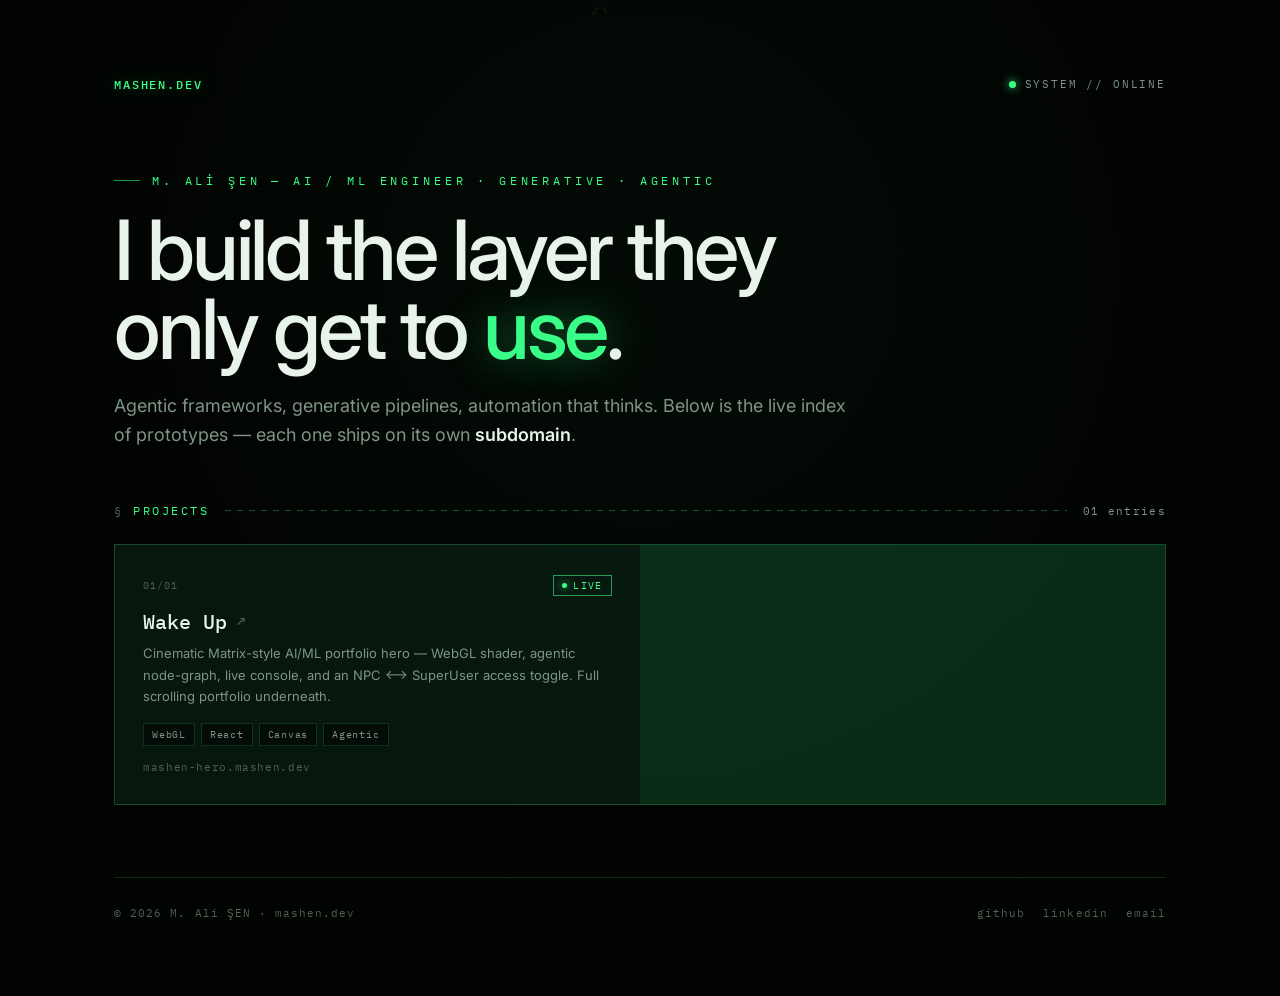
<file: site/index.html>
<!doctype html>
<html lang="en">
<head>
<meta charset="utf-8" />
<meta name="viewport" content="width=device-width, initial-scale=1, viewport-fit=cover" />
<title>mashen.dev — index</title>
<meta name="description" content="M. Ali ŞEN — AI/ML Engineer. Agentic frameworks, generative pipelines, automation that thinks." />
<link rel="preconnect" href="https://fonts.googleapis.com" />
<link rel="preconnect" href="https://fonts.gstatic.com" crossorigin />
<link href="https://fonts.googleapis.com/css2?family=IBM+Plex+Mono:wght@400;500;600&family=Inter:wght@400;500;600&display=swap" rel="stylesheet" />
<style>
  :root {
    --bg: #020402;
    --text: #e8f3ec;
    --muted: #7f9488;
    --muted-2: #506056;
    --accent: #39ff88;
    --accent-rgb: 57, 255, 136;
    --line: rgba(57, 255, 136, 0.16);
    --line-2: rgba(57, 255, 136, 0.32);
    --line-3: rgba(57, 255, 136, 0.58);
    --mono: "IBM Plex Mono", "SFMono-Regular", Consolas, monospace;
    --sans: Inter, -apple-system, "Helvetica Neue", Arial, sans-serif;
  }
  * { box-sizing: border-box; }
  html, body { margin: 0; padding: 0; background: var(--bg); color: var(--text); font-family: var(--sans); -webkit-font-smoothing: antialiased; }
  ::selection { background: rgba(var(--accent-rgb), 0.28); color: #fff; }
  a { color: inherit; text-decoration: none; }

  /* backdrop: matrix rain + scrim */
  #rain { position: fixed; inset: 0; width: 100%; height: 100%; z-index: 0; opacity: 0.5; mix-blend-mode: screen; pointer-events: none; }
  .scrim { position: fixed; inset: 0; z-index: 1; pointer-events: none;
    background: radial-gradient(ellipse at 50% 30%, rgba(7,18,11,0.55) 0%, rgba(2,4,2,0.92) 70%);
  }
  .scan { position: fixed; inset: 0; z-index: 2; pointer-events: none; opacity: 0.35;
    background: repeating-linear-gradient(to bottom, transparent 0, transparent 2px, rgba(0,0,0,0.30) 3px, transparent 4px);
  }

  .wrap { position: relative; z-index: 5; max-width: 1180px; margin: 0 auto; padding: clamp(28px, 6vw, 80px) clamp(20px, 5vw, 64px); }

  header { display: flex; align-items: center; justify-content: space-between; gap: 20px; flex-wrap: wrap;
    font-family: var(--mono); font-size: 11.5px; letter-spacing: 0.16em; }
  .brand { color: var(--accent); font-weight: 500; text-shadow: 0 0 18px rgba(var(--accent-rgb),0.45); }
  .status { color: var(--muted); display: flex; align-items: center; gap: 9px; text-transform: uppercase; font-size: 10.5px; }
  .status .dot { width: 7px; height: 7px; border-radius: 50%; background: var(--accent); box-shadow: 0 0 10px var(--accent); animation: pulse 1.8s infinite; }
  @keyframes pulse { 0%{box-shadow:0 0 0 0 rgba(var(--accent-rgb),0.55)} 70%{box-shadow:0 0 0 8px rgba(var(--accent-rgb),0)} 100%{box-shadow:0 0 0 0 rgba(var(--accent-rgb),0)} }

  .intro { margin: clamp(48px, 9vh, 100px) 0 clamp(36px, 6vh, 64px); }
  .eyebrow { font-family: var(--mono); font-size: clamp(10px, 0.95vw, 12px); color: var(--accent);
    letter-spacing: 0.32em; text-transform: uppercase; display: flex; align-items: center; gap: 12px; margin-bottom: 22px; }
  .eyebrow::before { content: ""; width: 26px; height: 1px; background: var(--line-3); }
  h1 { font-family: var(--sans); font-weight: 500; font-size: clamp(36px, 6.5vw, 88px); line-height: 0.95;
    letter-spacing: -0.04em; margin: 0; max-width: 18ch; text-wrap: balance; }
  h1 em { font-style: normal; color: var(--accent); text-shadow: 0 0 44px rgba(var(--accent-rgb),0.4); }
  .lede { font-size: clamp(14px, 1.5vw, 18px); color: var(--muted); line-height: 1.6; max-width: 46rem; margin: 24px 0 0; }
  .lede b { color: var(--text); font-weight: 600; }

  .sec-head { display: grid; grid-template-columns: auto 1fr auto; align-items: center; gap: 16px; margin-bottom: 26px; }
  .sec-head .tag { font-family: var(--mono); font-size: 11.5px; letter-spacing: 0.22em; color: var(--accent); text-transform: uppercase; white-space: nowrap; }
  .sec-head .tag::before { content: "§ "; color: var(--muted-2); }
  .sec-head .rule { height: 1px; background: repeating-linear-gradient(90deg, var(--line-2) 0 6px, transparent 6px 12px); }
  .sec-head .count { font-family: var(--mono); font-size: 11px; color: var(--muted); letter-spacing: 0.12em; white-space: nowrap; }

  .grid { display: grid; grid-template-columns: repeat(2, 1fr); gap: 1px; background: var(--line); border: 1px solid var(--line); }
  @media (max-width: 760px) { .grid { grid-template-columns: 1fr; } }
  .card { position: relative; background: rgba(5,11,7,0.6); padding: clamp(22px,3vw,30px) clamp(22px,3vw,28px); display: flex; flex-direction: column; transition: background 180ms; min-height: 200px; }
  .card::before { content: ""; position: absolute; top: 0; left: 0; height: 2px; width: 0; background: var(--accent); box-shadow: 0 0 10px var(--accent); transition: width 320ms ease; }
  .card.live:hover { background: rgba(var(--accent-rgb),0.055); }
  .card.live:hover::before { width: 100%; }
  .card .top { display: flex; align-items: center; gap: 10px; margin-bottom: 12px; }
  .card .idx { font-family: var(--mono); font-size: 10px; color: var(--muted-2); letter-spacing: 0.1em; }
  .card .badge { margin-left: auto; font-family: var(--mono); font-size: 9.5px; letter-spacing: 0.14em; text-transform: uppercase;
    padding: 3px 8px; border: 1px solid var(--line-2); color: var(--muted); display: inline-flex; align-items: center; gap: 6px; }
  .card .badge .d { width: 5px; height: 5px; border-radius: 50%; background: var(--muted); }
  .card.live .badge { color: var(--accent); border-color: var(--line-3); }
  .card.live .badge .d { background: var(--accent); box-shadow: 0 0 8px var(--accent); }
  .card h3 { font-family: var(--mono); font-size: clamp(16px,1.7vw,20px); font-weight: 500; color: var(--text); margin: 0 0 8px; display: flex; align-items: center; gap: 10px; }
  .card h3 .arr { font-size: 14px; color: var(--muted-2); transition: transform 180ms, color 180ms; }
  .card.live:hover h3 .arr { color: var(--accent); transform: translate(3px,-3px); }
  .card p { font-size: 13px; line-height: 1.62; color: var(--muted); margin: 0 0 16px; }
  .card .tags { display: flex; flex-wrap: wrap; gap: 6px; margin-top: auto; }
  .chip { font-family: var(--mono); font-size: 9.5px; padding: 4px 8px; border: 1px solid var(--line); color: var(--muted); letter-spacing: 0.08em; background: rgba(3,6,4,0.6); }
  .card .url { font-family: var(--mono); font-size: 10.5px; color: var(--muted-2); letter-spacing: 0.06em; margin-top: 14px; }
  .card.soon { opacity: 0.62; }
  .card.soon h3 .arr { display: none; }

  footer { margin-top: clamp(48px, 8vh, 88px); padding-top: 28px; border-top: 1px solid var(--line);
    display: flex; align-items: center; justify-content: space-between; gap: 16px; flex-wrap: wrap;
    font-family: var(--mono); font-size: 10.5px; color: var(--muted-2); letter-spacing: 0.1em; }
  footer a:hover { color: var(--accent); }
  .links { display: flex; gap: 18px; }

  @media (prefers-reduced-motion: reduce) { .status .dot { animation: none; } }
</style>
</head>
<body>
<canvas id="rain" aria-hidden="true"></canvas>
<div class="scrim"></div>
<div class="scan"></div>

<div class="wrap">
  <header>
    <span class="brand">MASHEN.DEV</span>
    <span class="status"><span class="dot"></span>system // online</span>
  </header>

  <section class="intro">
    <div class="eyebrow">M. ALİ ŞEN — AI / ML ENGINEER · GENERATIVE · AGENTIC</div>
    <h1>I build the layer they only get to <em>use</em>.</h1>
    <p class="lede">Agentic frameworks, generative pipelines, automation that thinks. Below is the live index of prototypes — each one ships on its own <b>subdomain</b>.</p>
  </section>

  <section>
    <div class="sec-head">
      <span class="tag">Projects</span>
      <span class="rule"></span>
      <span class="count" id="count"></span>
    </div>
    <div class="grid" id="grid"></div>
  </section>

  <footer>
    <span>© <span id="yr"></span> M. Ali ŞEN · mashen.dev</span>
    <span class="links">
      <a href="https://github.com/shenmali" target="_blank" rel="noopener noreferrer">github</a>
      <a href="https://linkedin.com/in/alimshen" target="_blank" rel="noopener noreferrer">linkedin</a>
      <a href="mailto:muhalishen@gmail.com">email</a>
    </span>
  </footer>
</div>

<script>
  // ── PROJECT REGISTRY ──────────────────────────────────────────────────────
  // Add a new prototype here. Convention: a folder at projects/<slug>/index.html
  // deployed as its own Cloudflare Pages project at https://<slug>.mashen.dev
  // status: "live" (deployed) · "soon" (folder exists, not yet deployed)
  const PROJECTS = [
    {
      slug: "mashen-hero",
      title: "Wake Up",
      desc: "Cinematic Matrix-style AI/ML portfolio hero — WebGL shader, agentic node-graph, live console, and an NPC ⟷ SuperUser access toggle. Full scrolling portfolio underneath.",
      tags: ["WebGL", "React", "Canvas", "Agentic"],
      status: "live",
    },
    // { slug: "next-project", title: "…", desc: "…", tags: [], status: "soon" },
  ];

  // ── render ────────────────────────────────────────────────────────────────
  const grid = document.getElementById("grid");
  const pad2 = (n) => String(n).padStart(2, "0");
  grid.innerHTML = PROJECTS.map((p, i) => {
    const href = p.status === "live" ? `https://${p.slug}.mashen.dev` : null;
    const tag = href ? "a" : "div";
    const attrs = href ? ` href="${href}"` : "";
    return `<${tag} class="card ${p.status}"${attrs}>
      <div class="top">
        <span class="idx">${pad2(i + 1)}/${pad2(PROJECTS.length)}</span>
        <span class="badge"><span class="d"></span>${p.status === "live" ? "live" : "soon"}</span>
      </div>
      <h3>${p.title}<span class="arr">↗</span></h3>
      <p>${p.desc}</p>
      <div class="tags">${p.tags.map((t) => `<span class="chip">${t}</span>`).join("")}</div>
      <div class="url">${p.slug}.mashen.dev</div>
    </${tag}>`;
  }).join("");
  document.getElementById("count").textContent = `${pad2(PROJECTS.length)} entries`;
  document.getElementById("yr").textContent = new Date().getFullYear();

  // ── matrix rain backdrop (vanilla, reduced-motion aware) ───────────────────
  (function () {
    const cvs = document.getElementById("rain");
    const ctx = cvs.getContext("2d");
    const chars = "アイウエオカキクケコサシスセソタチツテトナニヌネノハヒフヘホ0123456789<>{}[]()=+*/".split("");
    const fontSize = 16;
    let drops = [], cols = 0, dpr = 1;
    const accent = getComputedStyle(document.documentElement).getPropertyValue("--accent").trim() || "#39ff88";
    const hexA = (a) => `${accent}${Math.floor(a * 255).toString(16).padStart(2, "0")}`;

    function resize() {
      dpr = Math.min(window.devicePixelRatio || 1, 2);
      cvs.width = innerWidth * dpr; cvs.height = innerHeight * dpr;
      ctx.setTransform(dpr, 0, 0, dpr, 0, 0);
      cols = Math.floor(innerWidth / fontSize);
      drops = Array.from({ length: cols }, () => Math.random() * -60);
    }
    function step() {
      ctx.fillStyle = "rgba(2,4,2,0.085)";
      ctx.fillRect(0, 0, innerWidth, innerHeight);
      ctx.font = `${fontSize}px 'IBM Plex Mono', monospace`;
      for (let i = 0; i < drops.length; i++) {
        const x = i * fontSize, y = drops[i] * fontSize;
        ctx.fillStyle = hexA(0.55);
        ctx.fillText(chars[(Math.random() * chars.length) | 0], x, y);
        ctx.fillStyle = hexA(0.28);
        ctx.fillText(chars[(Math.random() * chars.length) | 0], x, y - fontSize);
        if (y > innerHeight && Math.random() > 0.975) drops[i] = 0;
        drops[i] += 1;
      }
    }
    resize();
    addEventListener("resize", resize);
    const reduced = matchMedia("(prefers-reduced-motion: reduce)").matches;
    if (reduced) {
      drops = Array.from({ length: cols }, () => Math.random() * (innerHeight / fontSize));
      for (let n = 0; n < 60; n++) step();
    } else {
      let last = 0;
      (function tick(t) { if (t - last > 60) { last = t; step(); } requestAnimationFrame(tick); })(0);
    }
  })();
</script>
</body>
</html>
</file>
